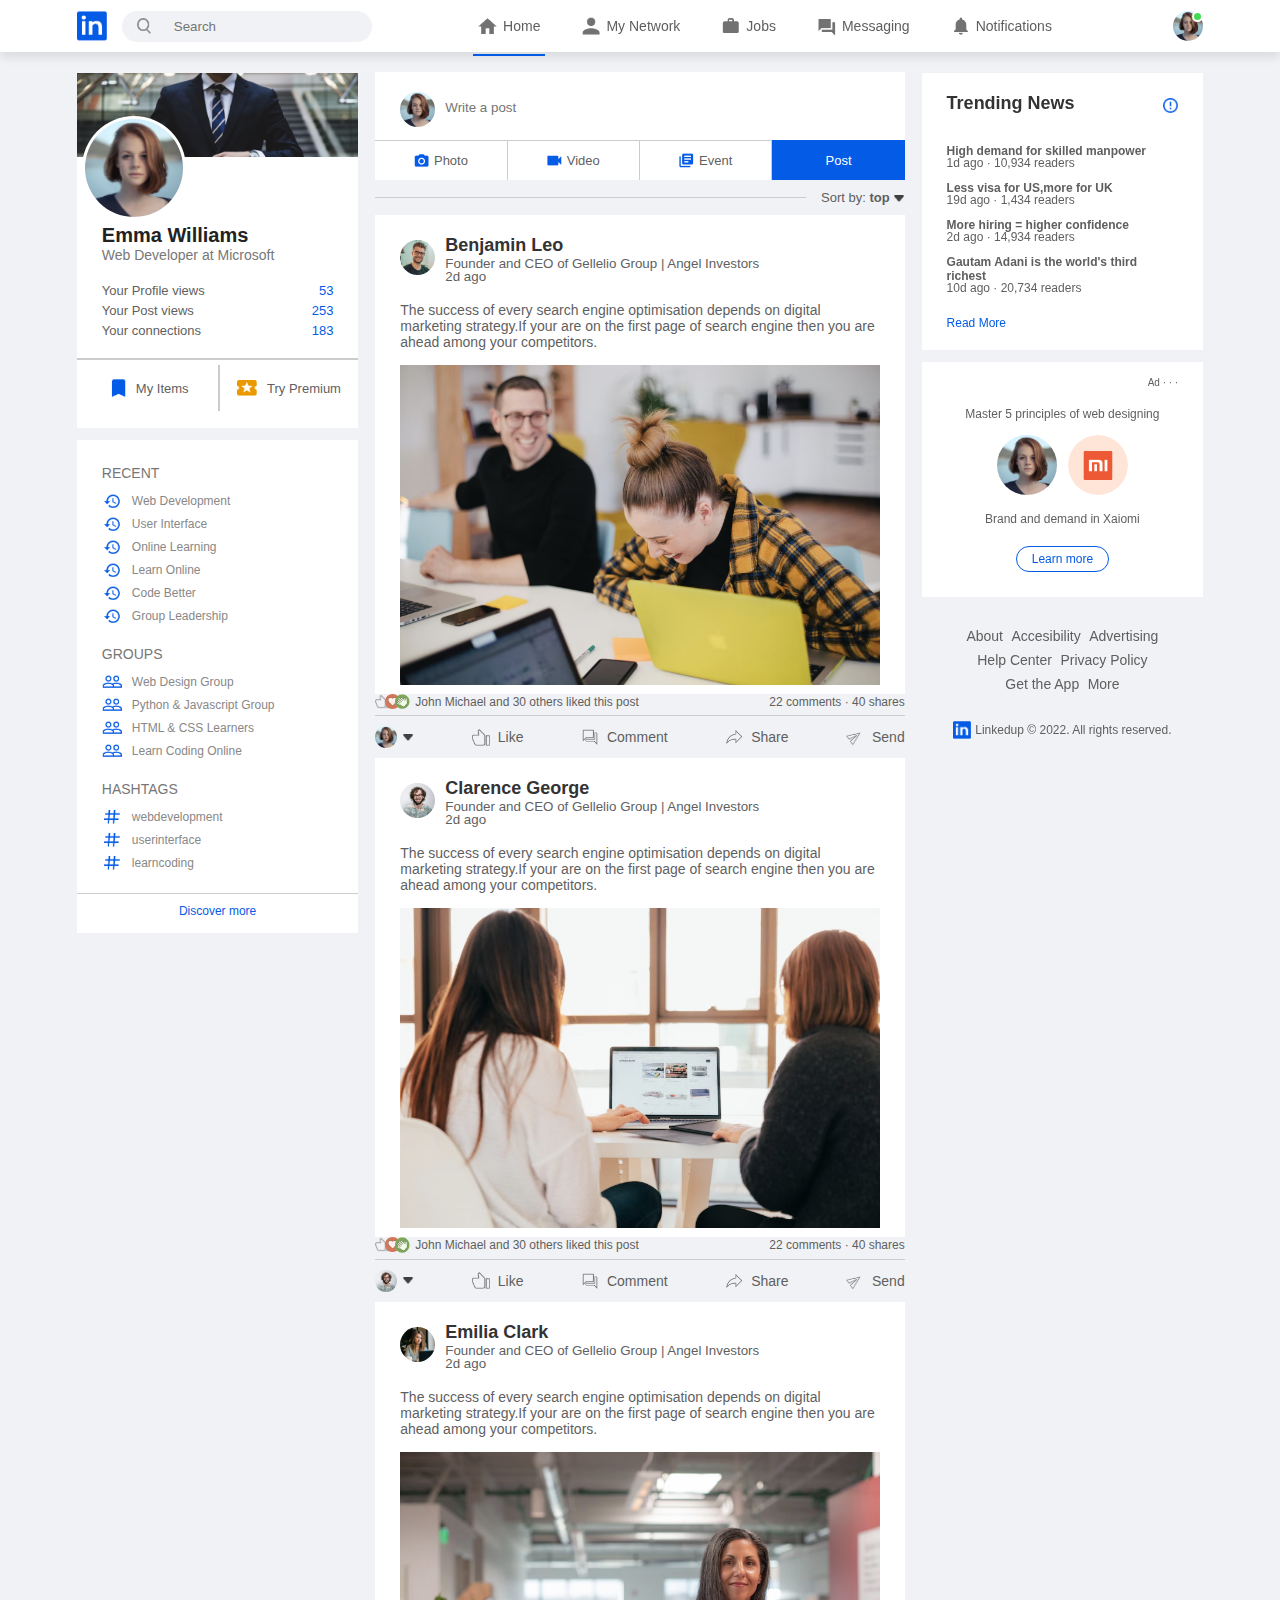
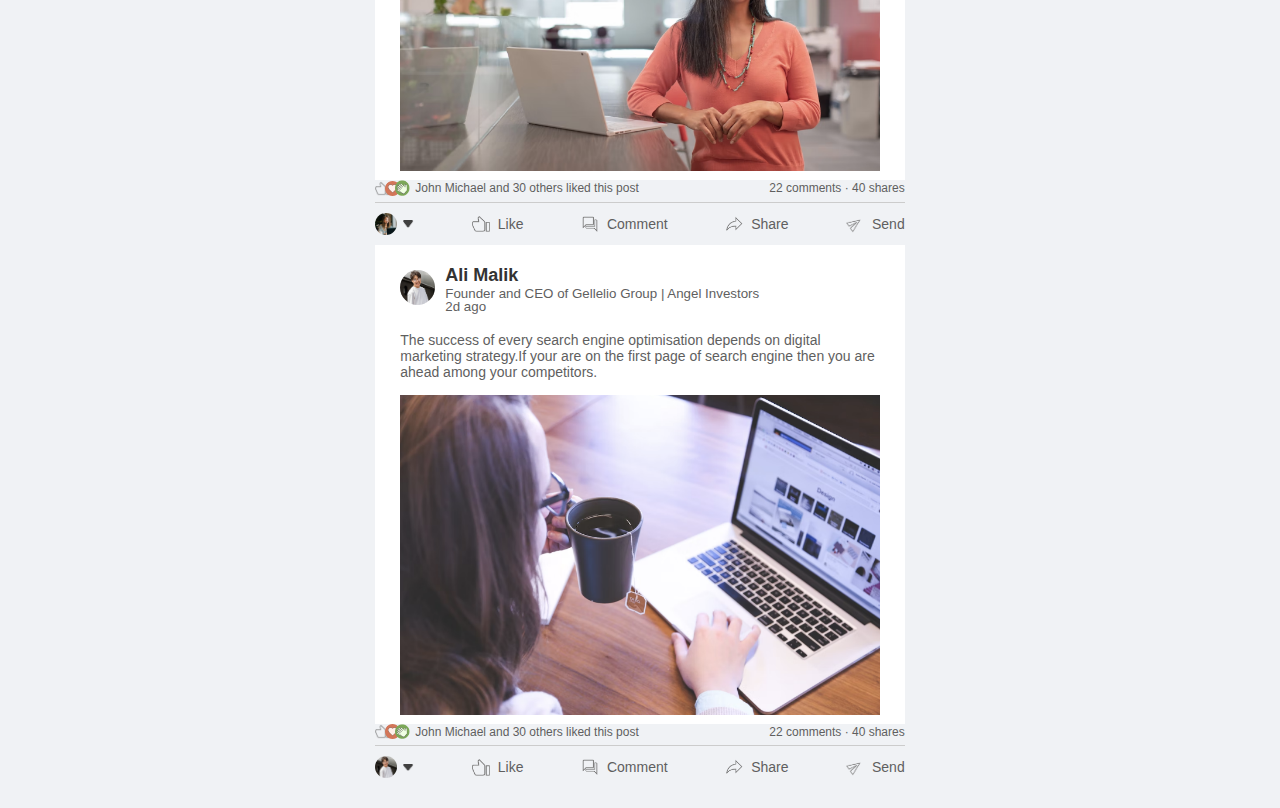
<file: index.html>
<!DOCTYPE html>
<html lang="en">
  <head>
    <meta charset="UTF-8" />
    <meta name="viewport" content="width=device-width, initial-scale=1.0" />
    <title>Linked In</title>
    <link rel="stylesheet" href="style.css" />
  </head>
  <body>
    <nav class="navbar">
      <div class="navbar-left">
        <a href="index.html" class="logo">
          <img src="images/logo.png" />

          <div class="search-box">
            <img src="images/search.png" />
            <input type="text" placeholder="Search" />
          </div>
        </a>
      </div>

      <div class="navbar-center">
        <ul>
          <li>
            <a href="#" class="active-link">
              <img src="images/home.png" />
              <span>Home</span>
            </a>
          </li>
          <li>
            <a href="#">
              <img src="images/network.png" />
              <span>My Network</span>
            </a>
          </li>
          <li>
            <a href="#">
              <img src="images/jobs.png" />
              <span>Jobs</span>
            </a>
          </li>
          <li>
            <a href="#">
              <img src="images/message.png" />
              <span>Messaging</span>
            </a>
          </li>
          <li>
            <a href="#">
              <img src="images/notification.png" />
              <span>Notifications</span>
            </a>
          </li>
        </ul>
      </div>

      <div class="navbar-right">
        <div class="online">
          <img src="images/user-3.png" class="nav-profile-img" onclick="toggle()"/>
        </div>
      </div>

      <!----------------------------------profile dropdown menu--------------------------------------- -->

      <div class="profile-menu-wrap" id="profileMenu">
        <div class="profile-menu">
            <div class="user-info">
                <img src="images/user-3.png">
                <div>
                    <h3>Emma Williams</h3>
                    <a href="profile.html">See your profile</a>
                </div>
            </div>
            <hr>
            <a href="#" class="profile-menu-link">
                <img src="images/feedback.png">
                <p>Give Feedback</p>
                <span>></span>
            </a>
            <a href="#" class="profile-menu-link">
                <img src="images/setting.png">
                <p>Settings & Privacy</p>
                <span>></span>
            </a>
            <a href="#" class="profile-menu-link">
                <img src="images/help.png">
                <p>Help & Support</p>
                <span>></span>
            </a>
            <a href="#" class="profile-menu-link">
                <img src="images/display.png">
                <p>Display & Accesibility</p>
                <span>></span>
            </a>
            <a href="#" class="profile-menu-link">
                <img src="images/logout.png">
                <p>Log Out</p>
                <span>></span>
            </a>
        </div>

      </div>
    </nav>
    <!-- -----------------------------------------navbar close----------------------------------------->

    <div class="container">
      <!-- --------------------left-sidebar---------------------------------------- -->

      <div class="left-sidebar">
        <div class="sidebar-profile-box">
          <img src="images/cover-pic.png" width="100%" />
          <div class="sidebar-profile-info">
            <img src="images/user-3.png" />
            <h1>Emma Williams</h1>
            <h3>Web Developer at Microsoft</h3>
            <ul>
              <li>Your Profile views <span>53</span></li>
              <li>Your Post views <span>253</span></li>
              <li>Your connections <span>183</span></li>
            </ul>
          </div>
          <div class="sidebar-profile-link">
            <a href="#"><img src="images/items.png" />My Items</a>
            <a href="#"><img src="images/premium.png" />Try Premium</a>
          </div>
          <div class="sidebar-activity" id="sidebarActivity">
            <h3>RECENT</h3>
            <a href="#"><img src="images/recent.png" />Web Development</a>
            <a href="#"><img src="images/recent.png" />User Interface</a>
            <a href="#"><img src="images/recent.png" />Online Learning</a>
            <a href="#"><img src="images/recent.png" />Learn Online</a>
            <a href="#"><img src="images/recent.png" />Code Better</a>
            <a href="#"><img src="images/recent.png" />Group Leadership</a>
            <h3>GROUPS</h3>
            <a href="#"><img src="images/group.png" />Web Design Group</a>
            <a href="#"
              ><img src="images/group.png" />Python & Javascript Group</a>
            <a href="#"><img src="images/group.png" />HTML & CSS Learners</a>
            <a href="#"><img src="images/group.png" />Learn Coding Online</a>

            <h3>HASHTAGS</h3>
            <a href="#"><img src="images/hashtag.png" />webdevelopment</a>
            <a href="#"><img src="images/hashtag.png" />userinterface</a>
            <a href="#"><img src="images/hashtag.png" />learncoding</a>

            <div class="discover-more-link">
              <a href="#">Discover more</a>
            </div>
          </div>
         
        </div>
        <p id="showMorelink" onclick="toggleActivity()">Show more <b>+</b></p>
      </div>

      <!-- -------------------------main-content---------------------------------------- -->
      <div class="main-content">
        <div class="create-post">
          <div class="create-post-input">
            <img src="images/user-3.png" />
            <textarea rows="2" placeholder="Write a post"></textarea>
          </div>
          <div class="create-post-links">
            <li><img src="images/photo.png" />Photo</li>
            <li><img src="images/video.png" />Video</li>
            <li><img src="images/event.png" />Event</li>

            <li>Post</li>
          </div>
        </div>
        <div class="sort-by">
          <hr />
          <p>
            Sort by: <span>top<img src="images/down-arrow.png" /></span>
          </p>
        </div>
        <div class="post">
          <div class="post-author">
            <img src="images/user-1.png" />
            <div>
              <h1>Benjamin Leo</h1>
              <small>Founder and CEO of Gellelio Group | Angel Investors</small>
              <small>2d ago</small>
            </div>
          </div>
          <p>
            The success of every search engine optimisation depends on digital
            marketing strategy.If your are on the first page of search engine
            then you are ahead among your competitors.
          </p>
          <img src="images/post-image-1.png" width="100%">
        </div>
        <div class="post-stats">
            <div>
                <img src="images/thumbsup.png">
                <img src="images/love.png">
                <img src="images/clap.png">
                <span class="liked-users">John Michael and 30 others liked this post</span>
            </div>
            <div>
                <span>22 comments &middot; 40 shares</span>
            </div>
        </div>
        <div class="post-activity">
            <div>
                <img src="images/user-3.png"class='post-activity-user-icon'>
                <img src="images/down-arrow.png"class='post-activity-arrow-icon'>
            </div>
            <div class="post-activity-links">
                <img src="images/like.png">
                <span>Like</span>
            </div>
            <div class="post-activity-links">
                <img src="images/comment.png">
                <span>Comment</span>
            </div>  
            <div class="post-activity-links">
                <img src="images/share.png">
                <span>Share</span>
            </div>
            <div class="post-activity-links">
                <img src="images/send.png">
                <span>Send</span>
            </div>
        </div>
        <div class="post">
            <div class="post-author">
              <img src="images/user-2.png" />
              <div>
                <h1>Clarence George</h1>
                <small>Founder and CEO of Gellelio Group | Angel Investors</small>
                <small>2d ago</small>
              </div>
            </div>
            <p>
              The success of every search engine optimisation depends on digital
              marketing strategy.If your are on the first page of search engine
              then you are ahead among your competitors.
            </p>
            <img src="images/post-image-2.png" width="100%">
          </div>
          <div class="post-stats">
              <div>
                  <img src="images/thumbsup.png">
                  <img src="images/love.png">
                  <img src="images/clap.png">
                  <span class="liked-users">John Michael and 30 others liked this post</span>
              </div>
              <div>
                  <span>22 comments &middot; 40 shares</span>
              </div>
          </div>
          <div class="post-activity">
              <div>
                  <img src="images/user-2.png"class='post-activity-user-icon'>
                  <img src="images/down-arrow.png"class='post-activity-arrow-icon'>
              </div>
              <div class="post-activity-links">
                  <img src="images/like.png">
                  <span>Like</span>
              </div>
              <div class="post-activity-links">
                  <img src="images/comment.png">
                  <span>Comment</span>
              </div>  
              <div class="post-activity-links">
                  <img src="images/share.png">
                  <span>Share</span>
              </div>
              <div class="post-activity-links">
                  <img src="images/send.png">
                  <span>Send</span>
              </div>
          </div>
          <div class="post">
            <div class="post-author">
              <img src="images/user-4.png" />
              <div>
                <h1>Emilia Clark</h1>
                <small>Founder and CEO of Gellelio Group | Angel Investors</small>
                <small>2d ago</small>
              </div>
            </div>
            <p>
              The success of every search engine optimisation depends on digital
              marketing strategy.If your are on the first page of search engine
              then you are ahead among your competitors.
            </p>
            <img src="images/post-image-3.png" width="100%">
          </div>
          <div class="post-stats">
              <div>
                  <img src="images/thumbsup.png">
                  <img src="images/love.png">
                  <img src="images/clap.png">
                  <span class="liked-users">John Michael and 30 others liked this post</span>
              </div>
              <div>
                  <span>22 comments &middot; 40 shares</span>
              </div>
          </div>
          <div class="post-activity">
              <div>
                  <img src="images/user-4.png"class='post-activity-user-icon'>
                  <img src="images/down-arrow.png"class='post-activity-arrow-icon'>
              </div>
              <div class="post-activity-links">
                  <img src="images/like.png">
                  <span>Like</span>
              </div>
              <div class="post-activity-links">
                  <img src="images/comment.png">
                  <span>Comment</span>
              </div>  
              <div class="post-activity-links">
                  <img src="images/share.png">
                  <span>Share</span>
              </div>
              <div class="post-activity-links">
                  <img src="images/send.png">
                  <span>Send</span>
              </div>
          </div>
          <div class="post">
            <div class="post-author">
              <img src="images/user-5.png" />
              <div>
                <h1>Ali Malik</h1>
                <small>Founder and CEO of Gellelio Group | Angel Investors</small>
                <small>2d ago</small>
              </div>
            </div>
            <p>
              The success of every search engine optimisation depends on digital
              marketing strategy.If your are on the first page of search engine
              then you are ahead among your competitors.
            </p>
            <img src="images/post-image-4.png" width="100%">
          </div>
          <div class="post-stats">
              <div>
                  <img src="images/thumbsup.png">
                  <img src="images/love.png">
                  <img src="images/clap.png">
                  <span class="liked-users">John Michael and 30 others liked this post</span>
              </div>
              <div>
                  <span>22 comments &middot; 40 shares</span>
              </div>
          </div>
          <div class="post-activity">
              <div>
                  <img src="images/user-5.png"class='post-activity-user-icon'>
                  <img src="images/down-arrow.png"class='post-activity-arrow-icon'>
              </div>
              <div class="post-activity-links">
                  <img src="images/like.png">
                  <span>Like</span>
              </div>
              <div class="post-activity-links">
                  <img src="images/comment.png">
                  <span>Comment</span>
              </div>  
              <div class="post-activity-links">
                  <img src="images/share.png">
                  <span>Share</span>
              </div>
              <div class="post-activity-links">
                  <img src="images/send.png">
                  <span>Send</span>
              </div>
          </div>
      </div>

      <!-- ------------------------right-sidebar-------------------------------------------- -->
      <div class="right-sidebar">
        <div class="sidebar-news">
          <img src="images/more.png" class="info-icon" />
          <h3>Trending News</h3>
          <a href="#">High demand for skilled manpower</a>
          <span>1d ago &middot; 10,934 readers</span>

          <a href="#">Less visa for US,more for UK</a>
          <span>19d ago &middot; 1,434 readers</span>

          <a href="#">More hiring = higher confidence</a>
          <span>2d ago &middot; 14,934 readers</span>

          <a href="#">Gautam Adani is the world's third richest</a>
          <span>10d ago &middot; 20,734 readers</span>

          <a href="#" class="read-more-link">Read More</a>
        </div>
        <div class="sidebar-ad">
          <small>Ad &middot; &middot; &middot;</small>
          <p>Master 5 principles of web designing</p>
          <div>
            <img src="images/user-3.png" />
            <img src="images/mi-logo.png" />
          </div>
          <div>
            <b>Brand and demand in Xaiomi</b>
            <a href="#" class="ad-link">Learn more</a>
          </div>
        </div>
        <div class="sidebar-links">
          <a href="#">About</a>
          <a href="#">Accesibility</a>
          <a href="#">Advertising</a>
          <a href="#">Help Center</a>
          <a href="#">Privacy Policy</a>
          <a href="#">Get the App</a>
          <a href="#">More</a>
        </div>
        <div class="copyright-msg">
          <img src="images/logo.png" />
          <p>Linkedup &#169; 2022. All rights reserved.</p>
        </div>
      </div>
    </div>

    <script>
        let profileMenu=document.getElementById('profileMenu');

        function toggle(){
            profileMenu.classList.toggle('open-menu');
        }
    </script>
    <script>
        let sideActivity=document.getElementById('sidebarActivity');
        let showMorelink=document.getElementById('showMorelink');
        

        function toggleActivity(){
            sideActivity.classList.toggle('open-activity');

            if(sideActivity.classList.contains('open-activity')){
                showMorelink.innerHTML='show less <b>-</b>';
            }
            else{
                showMorelink.innerHTML='show more <b>+</b>';
            }
        }
    </script>
  </body>
</html>
</file>
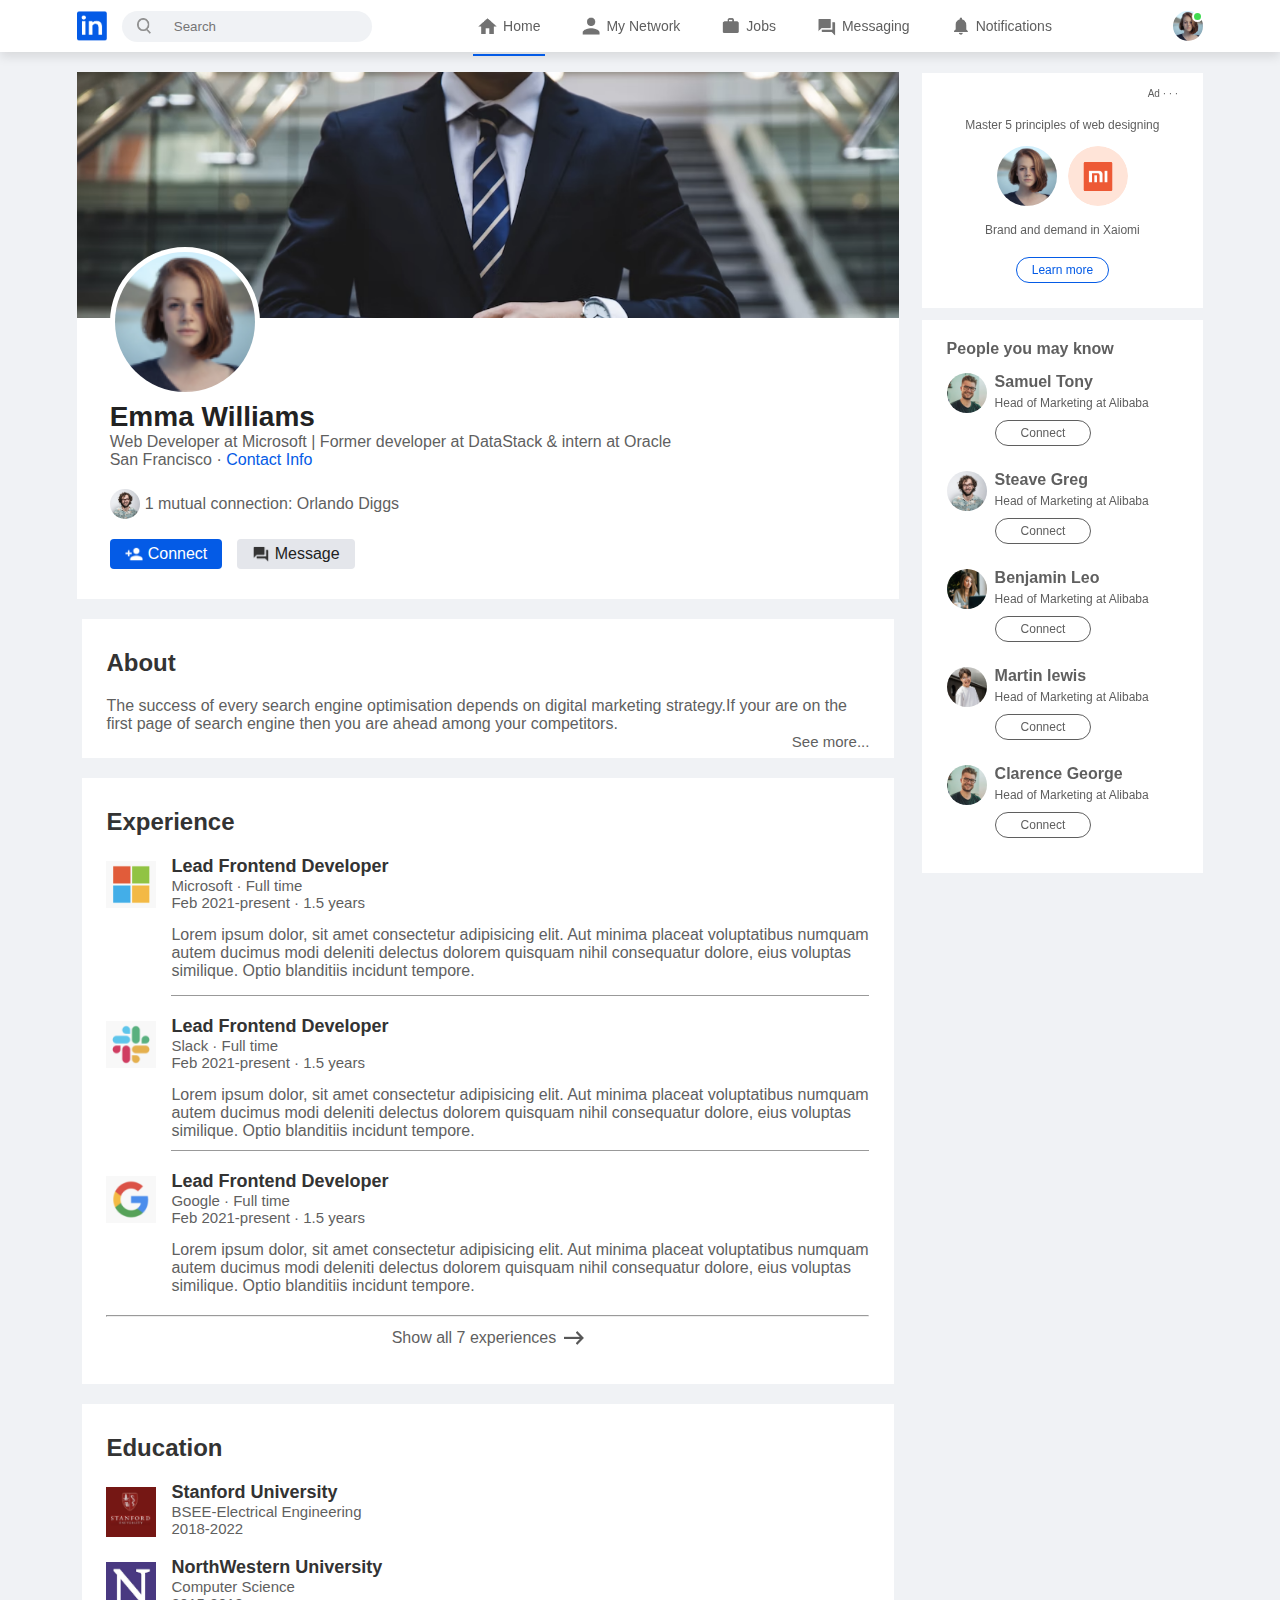
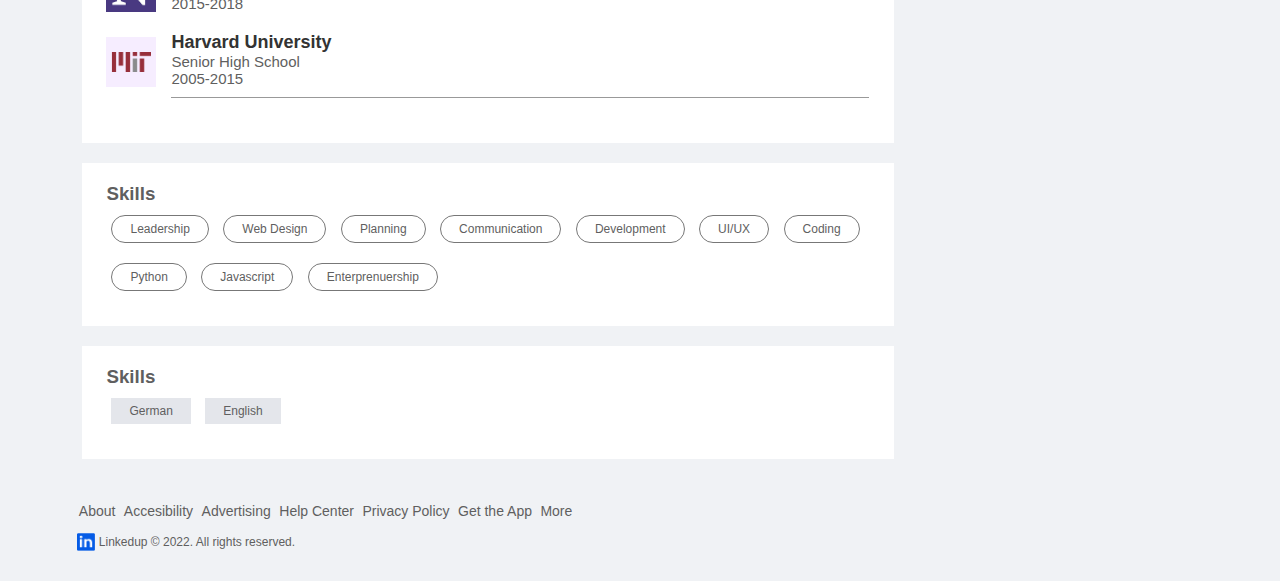
<file: profile.html>
<!DOCTYPE html>
<html lang="en">
  <head>
    <meta charset="UTF-8" />
    <meta name="viewport" content="width=device-width, initial-scale=1.0" />
    <title>Linked In</title>
    <link rel="stylesheet" href="style.css" />
  </head>
  <body>
    <nav class="navbar">
      <div class="navbar-left">
        <a href="index.html" class="logo">
          <img src="images/logo.png" />

          <div class="search-box">
            <img src="images/search.png" />
            <input type="text" placeholder="Search" />
          </div>
        </a>
      </div>

      <div class="navbar-center">
        <ul>
          <li>
            <a href="#" class="active-link">
              <img src="images/home.png" />
              <span>Home</span>
            </a>
          </li>
          <li>
            <a href="#">
              <img src="images/network.png" />
              <span>My Network</span>
            </a>
          </li>
          <li>
            <a href="#">
              <img src="images/jobs.png" />
              <span>Jobs</span>
            </a>
          </li>
          <li>
            <a href="#">
              <img src="images/message.png" />
              <span>Messaging</span>
            </a>
          </li>
          <li>
            <a href="#">
              <img src="images/notification.png" />
              <span>Notifications</span>
            </a>
          </li>
        </ul>
      </div>

      <div class="navbar-right">
        <div class="online">
          <img
            src="images/user-3.png"
            class="nav-profile-img"
            onclick="toggle()"
          />
        </div>
      </div>

      <!----------------------------------profile dropdown menu--------------------------------------- -->

      <div class="profile-menu-wrap" id="profileMenu">
        <div class="profile-menu">
          <div class="user-info">
            <img src="images/user-3.png" />
            <div>
              <h3>Emma Williams</h3>
              <a href="profile.html">See your profile</a>
            </div>
          </div>
          <hr />
          <a href="#" class="profile-menu-link">
            <img src="images/feedback.png" />
            <p>Give Feedback</p>
            <span>></span>
          </a>
          <a href="#" class="profile-menu-link">
            <img src="images/setting.png" />
            <p>Settings & Privacy</p>
            <span>></span>
          </a>
          <a href="#" class="profile-menu-link">
            <img src="images/help.png" />
            <p>Help & Support</p>
            <span>></span>
          </a>
          <a href="#" class="profile-menu-link">
            <img src="images/display.png" />
            <p>Display & Accesibility</p>
            <span>></span>
          </a>
          <a href="#" class="profile-menu-link">
            <img src="images/logout.png" />
            <p>Log Out</p>
            <span>></span>
          </a>
        </div>
      </div>
    </nav>
    <!-- ------------------------------navbar close--------------------------------------------- -->
    <div class="container">
      <div class="profile-main">
        <div class="profile-container">
          <img src="images/cover-pic.png" width="100%" />
          <div class="profile-container-inner">
            <img src="images/user-3.png" class="profile-pic" />
            <h1>Emma Williams</h1>
            <b
              >Web Developer at Microsoft | Former developer at DataStack &
              intern at Oracle</b
            >
            <p>San Francisco &middot; <a href="#">Contact Info</a></p>
            <div class="mutual-connections">
              <img src="images/user-2.png" />
              <span>1 mutual connection: Orlando Diggs</span>
            </div>
            <div class="profile-btn">
              <a href="#" class="primary-btn"
                ><img src="images/connect.png" />Connect</a
              >
              <a href="#"><img src="images/chat.png" />Message</a>
            </div>
          </div>
        </div>
        <div class="profile-description">
          <h2>About</h2>
          <p>
            The success of every search engine optimisation depends on digital
            marketing strategy.If your are on the first page of search engine
            then you are ahead among your competitors.
          </p>
          <a href="#" class="see-more-link">See more...</a>
        </div>
        <div class="profile-description">
          <h2>Experience</h2>
          <div class="profile-description-row">
            <img src="images/microsoft.png" />
            <div>
              <h3>Lead Frontend Developer</h3>
              <b>Microsoft &middot; Full time</b>
              <b>Feb 2021-present &middot; 1.5 years</b>
              <p></p>
                Lorem ipsum dolor, sit amet consectetur adipisicing elit. Aut
                minima placeat voluptatibus numquam autem ducimus modi deleniti
                delectus dolorem quisquam nihil consequatur dolore, eius
                voluptas similique. Optio blanditiis incidunt tempore.
              </p>
              <hr />
            </div>
          </div>
          <div class="profile-description-row">
            <img src="images/slack.png" />
            <div>
              <h3>Lead Frontend Developer</h3>
              <b>Slack &middot; Full time</b>
              <b>Feb 2021-present &middot; 1.5 years</b>
              <p>
                Lorem ipsum dolor, sit amet consectetur adipisicing elit. Aut
                minima placeat voluptatibus numquam autem ducimus modi deleniti
                delectus dolorem quisquam nihil consequatur dolore, eius
                voluptas similique. Optio blanditiis incidunt tempore.
              </p>
              <hr />
            </div>
          </div>
          <div class="profile-description-row">
            <img src="images/google.png" />
            <div>
              <h3>Lead Frontend Developer</h3>
              <b>Google &middot; Full time</b>
              <b>Feb 2021-present &middot; 1.5 years</b>
              <p>
                Lorem ipsum dolor, sit amet consectetur adipisicing elit. Aut
                minima placeat voluptatibus numquam autem ducimus modi deleniti
                delectus dolorem quisquam nihil consequatur dolore, eius
                voluptas similique. Optio blanditiis incidunt tempore.
              </p>
            </div>
          </div>
          <hr />
          <a href="#" class="experience-link"
            >Show all 7 experiences <img src="images/right-arrow.png"
          /></a>
        </div>

        <div class="profile-description">
            <h2>Education</h2>
            <div class="profile-description-row">
                <img src="images/stanford.png">
                <div>
                    <h3>Stanford University</h3>
                    <b>BSEE-Electrical Engineering</b>
                    <b>2018-2022</b>
                </div>
            </div>
            <div class="profile-description-row">
                <img src="images/north.png">
                <div>
                    <h3>NorthWestern University</h3>
                    <b>Computer Science</b>
                    <b>2015-2018</b>
                </div>
            </div>
            <div class="profile-description-row">
                <img src="images/mit.png">
                <div>
                    <h3>Harvard University</h3>
                    <b>Senior High School</b>
                    <b>2005-2015</b>
                    <hr>
                </div>
            </div>
      
        </div>
        <div class="profile-description">
            <h3>Skills</h3>
            <a href="#"class='skill-btn'>Leadership</a>
            <a href="#"class='skill-btn'>Web Design</a>
            <a href="#"class='skill-btn'>Planning</a>
            <a href="#"class='skill-btn'>Communication</a>
            <a href="#"class='skill-btn'>Development</a>
            <a href="#"class='skill-btn'>UI/UX</a>
            <a href="#"class='skill-btn'>Coding</a>
            <a href="#"class='skill-btn'>Python</a>
            <a href="#"class='skill-btn'>Javascript</a>
            <a href="#"class='skill-btn'>Enterprenuership</a>

        </div>
        <div class="profile-description">
            <h3>Skills</h3>
            <a href="#"class='lang-btn'>German</a>
            <a href="#"class='lang-btn'>English</a>
           

        </div>
      </div>
      <!-- ----------------------profile sidebar-------------------------------------------- -->
      <div class="profile-sidebar">
        <div class="sidebar-ad">
            <small>Ad &middot; &middot; &middot;</small>
            <p>Master 5 principles of web designing</p>
            <div>
              <img src="images/user-3.png" />
              <img src="images/mi-logo.png" />
            </div>
            <div>
              <b>Brand and demand in Xaiomi</b>
              <a href="#" class="ad-link">Learn more</a>
            </div>
          </div>
          <div class="sidebar-person">
            <h3>People you may know</h3>
            <div class="sidebar-person-row">
               
                <img src="images/user-1.png">
                <div>
                    <h3>Samuel Tony</h3>
                    <p>Head of Marketing at Alibaba</p>
                    <a href="#">Connect</a>
                </div>
            </div>
            <div class="sidebar-person-row">
               
                <img src="images/user-2.png">
                <div>
                    <h3>Steave Greg</h3>
                    <p>Head of Marketing at Alibaba</p>
                    <a href="#">Connect</a>
                </div>
            </div>
            <div class="sidebar-person-row">
               
                <img src="images/user-4.png">
                <div>
                    <h3>Benjamin Leo</h3>
                    <p>Head of Marketing at Alibaba</p>
                    <a href="#">Connect</a>
                </div>
            </div>
            <div class="sidebar-person-row">
               
                <img src="images/user-5.png">
                <div>
                    <h3>Martin lewis</h3>
                    <p>Head of Marketing at Alibaba</p>
                    <a href="#">Connect</a>
                </div>
            </div>
            <div class="sidebar-person-row">
               
                <img src="images/user-1.png">
                <div>
                    <h3>Clarence George</h3>
                    <p>Head of Marketing at Alibaba</p>
                    <a href="#">Connect</a>
                </div>
            </div>
          </div>
      </div>
    </div>
<div class="profile-footer">
    <div class="sidebar-links">
        <a href="#">About</a>
        <a href="#">Accesibility</a>
        <a href="#">Advertising</a>
        <a href="#">Help Center</a>
        <a href="#">Privacy Policy</a>
        <a href="#">Get the App</a>
        <a href="#">More</a>
      </div>
      <div class="copyright-msg">
        <img src="images/logo.png" />
        <p>Linkedup &#169; 2022. All rights reserved.</p>
      </div>
</div>
    <script>
      let profileMenu = document.getElementById("profileMenu");

      function toggle() {
        profileMenu.classList.toggle("open-menu");
      }
    </script>
  </body>
</html>
</file>
<file: style.css>
* {
    margin: 0;
    padding: 0;
    box-sizing: border-box;
    font-family: 'Poppins', sans-serif;
}

body {
    background-color: #f0f2f5;
    color: #5f5f5f;
}

a {
    text-decoration: none;
    color: #5f5f5f;
}

.navbar {
    display: flex;
    align-items: center;
    justify-content: space-between;
    padding: 6px 6%;
    background: #fff;
    position: sticky;
    top: 0;
    box-shadow: 0 5px 10px rgba(0, 0, 0, 0.1);
    z-index: 100;
}

.logo {
    display: flex;
    align-items: center;
}

.logo img {
    width: 30px;
    margin-right: 15px;
    display: block;
}

.navbar-center ul {
    list-style: none;
    display: flex;
    align-items: center;
}

.navbar-center ul li {
    margin-right: 15px;
}

.navbar-center ul li a {
    display: flex;
    align-items: center;
    font-size: 14px;
    margin: 5px 8px;
    padding-right: 5px;
    position: relative;
}

.navbar-center ul li a::after {
    content: '';
    width: 0;
    height: 2px;
    background: #045be6;
    position: absolute;
    bottom: -15px;
    transition: width 0.3s;
}

.navbar-center ul li a:hover::after,
.navbar-center ul li a.active-link::after {
    width: 100%;
}

.navbar-center ul li a img {
    width: 30px;
}

.nav-profile-img {
    border-radius: 50%;
    width: 30px;
    cursor: pointer;
    display: block;
    position: relative;
}

.online {
    position: relative;
}

.online::after {
    content: '';
    width: 7px;
    height: 7px;
    top: 0;
    right: 0;
    border-radius: 50%;
    background: #41db51;
    border: 2px solid #fff;
    position: absolute;
}

.navbar-left {
    display: flex;
    align-items: center;
}

.search-box {
    display: flex;
    align-items: center;
    padding: 0 15px;
    background: #f0f2f5;
    border-radius: 20px;
    width: 250px;
}

.search-box img {
    width: 14px;
}

.search-box input {
    width: 100%;
    outline: none;
    border: none;
    background: transparent;
    padding: 8px;
}
/* --------------------------------navbar close--------------------------------------------------------- */

.container{
    padding: 20px 6%;
    display: flex;
    flex-wrap: wrap;
    justify-content: space-between;
}

/* --------------------------------left-sidebar------------------------------------------------- */

.left-sidebar{
    flex-basis: 25%;
    align-self: flex-start;
    position: sticky;
    top: 73px;
}
.sidebar-profile-box{
    background: #fff;
}
.sidebar-profile-info{
    padding: 0 25px;
}
.sidebar-profile-info img{
    border-radius: 50%;
    width: 45%;
    background: #fff;
    padding: 3px;
    margin-top: -45px;
    margin-left: -20px;
}
.sidebar-profile-info h1{
    font-size: 20px;
    font-weight: 600;
    color: #222;
}
.sidebar-profile-info h3{
    font-size: 14px;
    font-weight: 500;
    color: #777;
}
.sidebar-profile-info ul{
    list-style: none;
    margin: 20px 0;
}
.sidebar-profile-info ul li{
   
    width: 100%;
    margin: 5px 0;
    font-size: 13px;
}
.sidebar-profile-info ul li span{
    float: right;
    color: #045be6;
}
.sidebar-profile-link{
    display: flex;
    align-items: center;
    border-top: 2px solid #ccc;
}
.sidebar-profile-link a{
    flex-basis: 50%;
    display: flex;
    justify-content: center;
    align-items: center;
    padding: 15px 0;
    font-size: 13px;
    border-left: 2px solid #ccc;
    

}
.sidebar-profile-link a img{
    width: 20px;
    margin-right: 10px;
}
.sidebar-profile-link a:first-child{
    border-left: none;
}
.sidebar-activity{
    background: #fff;
    padding: 5px 25px;
    margin: 12px 0;
    border-top: 12px solid #f0f2f5;
}
.sidebar-activity h3{
    color: #777;
    font-size: 14px;
    font-weight: 500;
    margin: 20px 0 10px;
}
.sidebar-activity a{
    display: flex;
    align-items: center;
    color: #888;
    font-size: 12px;
    font-weight: 500;
    margin: 3px 0;
}
.sidebar-activity a img{
    width: 20px;
    margin-right: 10px;
}
.discover-more-link{
    border-top: 1px solid #ccc;
    text-align: center;
    margin-top: 20px;
    margin-left: -25px;
    margin-right: -25px;
}
.discover-more-link a{
    color: #045be6;
    margin: 10px 0;
    display: inline-block;
}
/* -------------------------------------main-content------------------------------------------------- */
.main-content{
    flex-basis: 47%;

}
.create-post{
    background: #fff;

}
.create-post-input{
    padding: 20px 25px 10px;
    display: flex;
    align-items: flex-start;
}
.create-post-input img{
    width: 35px;
    border-radius: 50%;
    margin-right: 10px;
}
textarea{
    border: none;
    outline: none;
    width: 100%;
    background: transparent;
    margin-top: 8px;
    resize: none;
}
::placeholder{
    font-weight: 500;
}
.create-post-links{
    display: flex;
    align-items: flex-start;
}
.create-post-links li{
    display: flex;
    align-items: center;
    justify-content: center;
    list-style: none;
    border-top: 1px solid #ccc;
    border-right: 1px solid #ccc;
    flex-basis: 25%;
    height: 40px;
    font-size: 13px;
    cursor: pointer;
    font-weight: 500;
}
.create-post-links li img{
    width: 15px;
    margin-right: 5px;
}
.create-post-links li:last-child{
    background: #045be6;
    color: #fff;
    border-top: none;
    border-right:none ;
}
.sort-by{
    display: flex;
    margin: 10px 0;
    align-items: center;
}
.sort-by hr{
    flex: 1;
    border: 0;
    height: 1px;
    background: #ccc;
}
.sort-by p{
    font-size: 13px;
    padding-left: 15px;
}
.sort-by p span{
    font-weight: 600;
    cursor: pointer;
}
.sort-by p span img{
    width: 12px;
    margin-left: 3px;
}
.post{
    background: #fff;
    padding: 20px 25px 5px;
    margin: 5 px 0 15px;
}
.post-author{
    display: flex;
    align-items: flex-start;
    margin-bottom: 20px;
}
.post-author img{
    width: 35px;
    border-radius: 50%;
    margin-right: 10px;
    margin-top: 5px;
}
.post-author h1{
    font-size:18px;
    color: #333;
    font-weight: 600;
}
.post-author small{
    display: block;
    margin-bottom: -2px;
}
.post p{
    font-size: 14px;
    margin-bottom: 15px;
}
.post-stats{
    display: flex;
    align-items: center;
    justify-content: space-between;
    flex-wrap: wrap;
    border-bottom: 1px solid #ccc;
    padding-bottom: 6px;
    font-size: 12px;
}
.post-stats div{
    display: flex;
    align-items: center;
}
.post-stats img{
    margin-right: -5px;
    width: 15px;
}
.liked-users{
    margin-left: 10px;
}
.post-activity{
    display: flex;
    align-items: center;
    justify-content: space-between;
    padding: 10px 0;
    font-size: 14px;
    font-weight: 500;
}
.post-activity div{
    display: flex;
    align-items: center;
}
.post-activity-user-icon{
    width: 22px;
    border-radius: 50%;
}
.post-activity-arrow-icon{
    width: 12px;
    margin-left: 5px;
}
.post-activity-links img{
    width: 18px;
    margin-right: 8px;
}
/* --------------------------------------------right-sidebar------------------------------------------- */
.right-sidebar{
    flex-basis: 25%;
    align-self: flex-start;
    position: sticky;
    top: 73px;
}
.sidebar-news{
    background: #fff;
    padding: 10px 25px;
}
.info-icon{
    width: 15px;
    float: right;
    margin-top: 15px;
}
.sidebar-news h3{
    font-size: 18px;
    font-weight: 600;
    margin: 10px 0 30px;
    color: #333;
}
.sidebar-news a{
    display: block;
    font-size: 12px;
    font-weight: 600;
    margin-top: 10px;
    margin-bottom: -5px;
}
.sidebar-news span{
    font-size: 12px;
}
.sidebar-news .read-more-link{
    color: #045be6;
    font-weight: 500;
    margin: 20px 0 10px;
}
.sidebar-ad{
    background: #fff;
    text-align: center;
    font-size: 12px;
    padding: 15px 25px ;
    margin: 12px 0;
}
.sidebar-ad img{
    border-radius: 50%;
    margin: 4px;
    width: 60px;
}
.sidebar-ad small{
    float: right;
    font-weight: 500;

}
.sidebar-ad p{
    margin-top: 30px;
    margin-bottom: 10px;
    
}
.sidebar-ad b{
    display: block;
    margin-top: 10px;
    font-weight: 500;
}
.sidebar-ad .ad-link{
    display: inline-block;
    border-radius: 30px;
    border: 1px solid #045be6;
    color: #045be6;
    font-weight: 500;
    margin: 20px auto 10px;
    padding: 5px 15px;

}
.sidebar-links{
    text-align: center;
    padding: 15px 25px;
}
.sidebar-links a{
    font-size: 14px;
    margin: 4px 2px;
    display: inline-block;
}
.copyright-msg{
    display: flex;
    justify-content: center;
    align-items: center;
    font-weight: 500;
    margin-top: 10px;
    font-size: 12px;
}
.copyright-msg img{
    width: 18px;
    margin-right: 4px;
}

/* -----------------------------------profile menu warp---------------------------------------------- */

.profile-menu-wrap{
    position: absolute;
    top: 100%;
    right: 5%;
    width: 320px;
    max-height: 0;
    overflow: hidden;
    transition: max-height 0.5s;
}
.profile-menu-wrap.open-menu{
    max-height: 400px;
}
.profile-menu{
    background: #222;
    color: #fff;
    padding: 20px;
    margin: 10px;
}
.user-info{
    display: flex;
    align-items: center;
}
.user-info img{
    border-radius: 50%;
    width: 50px;
    margin-right: 15px;
}
.user-info h3{
    font-weight: 500;
    margin-bottom: -7px;
}
.user-info a{
    font-size: 13px;
    color: #c9dbf8;
}
.profile-menu hr{
    height: 1px;
    width: 100%;
    background: #fff;
    margin: 15px 0 10px;
    border: 0;
}
.profile-menu-link{
    display: flex;
    align-items: center;
    color: #fff;
    margin: 12px 0;
    font-size: 14px;
}
.profile-menu-link p{
    width: 100%;
}
.profile-menu-link img{
    width: 35px;
    border-radius: 50%;
    margin-right: 15px;
}
/* ----------------------------------profile-main--------------------------------------------- */
.profile-main{
    flex-basis: 73%;

}
.profile-sidebar{
    flex-basis: 25%;
    top: 73px;
    align-self: flex-start;
    position: sticky;
}
.profile-container{
    background: #fff;
}
.profile-container-inner{
    padding: 0 4% 10px;
}
.profile-pic{
    border-radius: 50%;
    background: #fff;
    padding: 5px;
    width: 150px;
    margin-top: -75px;
}
.profile-container h1{
    font-size: 28px;
    font-weight: 600;
    color: #222;
}
.profile-container b{
    font-weight: 500;
}
.profile-container a{
    color: #045be6;
    font-weight: 500;
}
.mutual-connections{
    display: flex;
    align-items: center;
    margin: 20px 0;
}
.mutual-connections img{
    border-radius: 50%;
    width: 30px;
    margin-right: 5px;
}
.profile-btn{
    margin: 20px 0;
}
.profile-btn a{
    display: inline-flex;
    align-items: center;
    background: #e4e6eb;
    padding: 6px 15px;
    border-radius: 4px;
    margin-right: 10px;
    color: #222;
}
.profile-btn img{
    width: 18px;
    margin-right: 5px;
}
.profile-btn .primary-btn{
    background: #045be6;
    color: #fff;
}
.profile-description{
    background: #fff;
    margin: 20px 5px;
    padding: 20px 3% 25px;
}
.profile-description h2{
    color: #333;
    margin: 10px 0 20px;
    font-weight: 600;
}
.see-more-link{
    display: block;
    float: right;
    font-size: 15px;
}
.profile-description-row{
    display: flex;
    align-items: flex-start;
    margin: 20px 0;
}
.profile-description-row img{
    width: 50px;
    margin-right: 15px;
    margin-top: 5px;
}
.profile-description-row div{
    width: 100%;
}
.profile-description-row h3{
    font-size: 18px;
    font-weight: 600;
    color: #333;
}
.profile-description-row b{
    display: block;
    font-size: 15px;
    font-weight: 500;
}
.profile-description-row p{
    margin-top: 15px;
}
.profile-description-row hr{
    border: 0;
    margin-top: 10px;
    border-bottom: 1px solid #999;
}

.experience-link{
    display: flex;
    align-items: center;
    justify-content: center;
    margin: 12px 10px;
    font-weight:500 ;
}
.experience-link img{
    width: 20px;
    margin-left: 8px;
}
.skill-btn{
    display: inline-block;
    margin: 10px 5px;
    padding: 6px 18px;
    border: 1px solid #777;
    border-radius: 30px;
    font-size: 12px;
    font-weight: 500;
}
.lang-btn{
    display: inline-block;
    margin: 10px 5px;
    padding: 6px 18px;
    font-size: 12px;
    font-weight: 500;
    background: #e4e6eb;
}
/* ------------------------------profile right sidebar------------------------------------------------- */
.profile-sidebar .sidebar-ad{
    margin: 0;
}
.sidebar-person{
    background: #fff;
    padding: 15px 25px;
    margin: 12px 0;
    font-size: 12px;
}
.sidebar-person h3{
    font-size: 16px;
    font-weight: 600;
    margin: 5px 0;
}
.sidebar-person-row{
    display: flex;
    align-items: flex-start;
    margin: 10px 0;
}
.sidebar-person-row img{
    width: 40px;
    border-radius: 50%;
    margin-right: 8px;
    margin-top: 5px;
}
.sidebar-person h2{
    font-weight: 500;
    font-size: 16px;
}
.sidebar-person-row a{
    display: inline-block;
    margin: 10px 0;
    padding: 5px 25px;
    border-radius: 30px;
    border: 1px solid #5f5f5f;
    font-weight: 500;
}
.profile-footer{
    padding: 0 6% 30px;
}
.profile-footer .sidebar-links{
    padding: 0;
    text-align: left;
}
.profile-footer .copyright-msg{
    justify-content: flex-start;
}

#showMorelink{
    display: none;
}
/* --------------------------------media query for smaller screen------------------------------------ */
@media only screen and (max-width:600px){
    .search-box{
        background: transparent;
        width: auto;
        padding: 0;
    }
    .search-box input{
        width: 0;
        padding: 0;
    }
    .navbar-center ul li a span{
        display: none;
    }
    .navbar-center ul li a{
        padding-right: 0;
        margin: 2px;
    }
    .nav-profile-img{
        width: 30px;
    }
    .container{
        padding: 15px 3%;
    }
    .left-sidebar{
        flex-basis: 100%;
        position: relative;
        top: unset;
    }
    .right-sidebar{
        flex-basis: 100%;
        position: relative;
        top: unset;
    }
    .main-content{
        flex-basis: 100%;
    }
    .post-stats div{
        margin: 2px 0;
    }
    .post-activity-links span{
        display: none;
    }
    .post-activity-links img{
        margin-right: 0;
    }
    .profile-main{
        flex-basis: 100%;
    }
    .profile-sidebar{
        flex-basis: 100%;
    }
    .profile-container{
        font-size: 14px;
    }
    .profile-pic{
        width: 100px;
        margin-top: -50px;
    }
    .profile-description{
        font-size: 14px;
    }
    #showMorelink{
        display: block;
        width: fit-content;
        margin: 10px auto;
        font-size: 14px;
        cursor: pointer;
    }
    .sidebar-activity{
        display: none;
    }
    .sidebar-activity.open-activity{
        display: block;
    }

}
</file>
